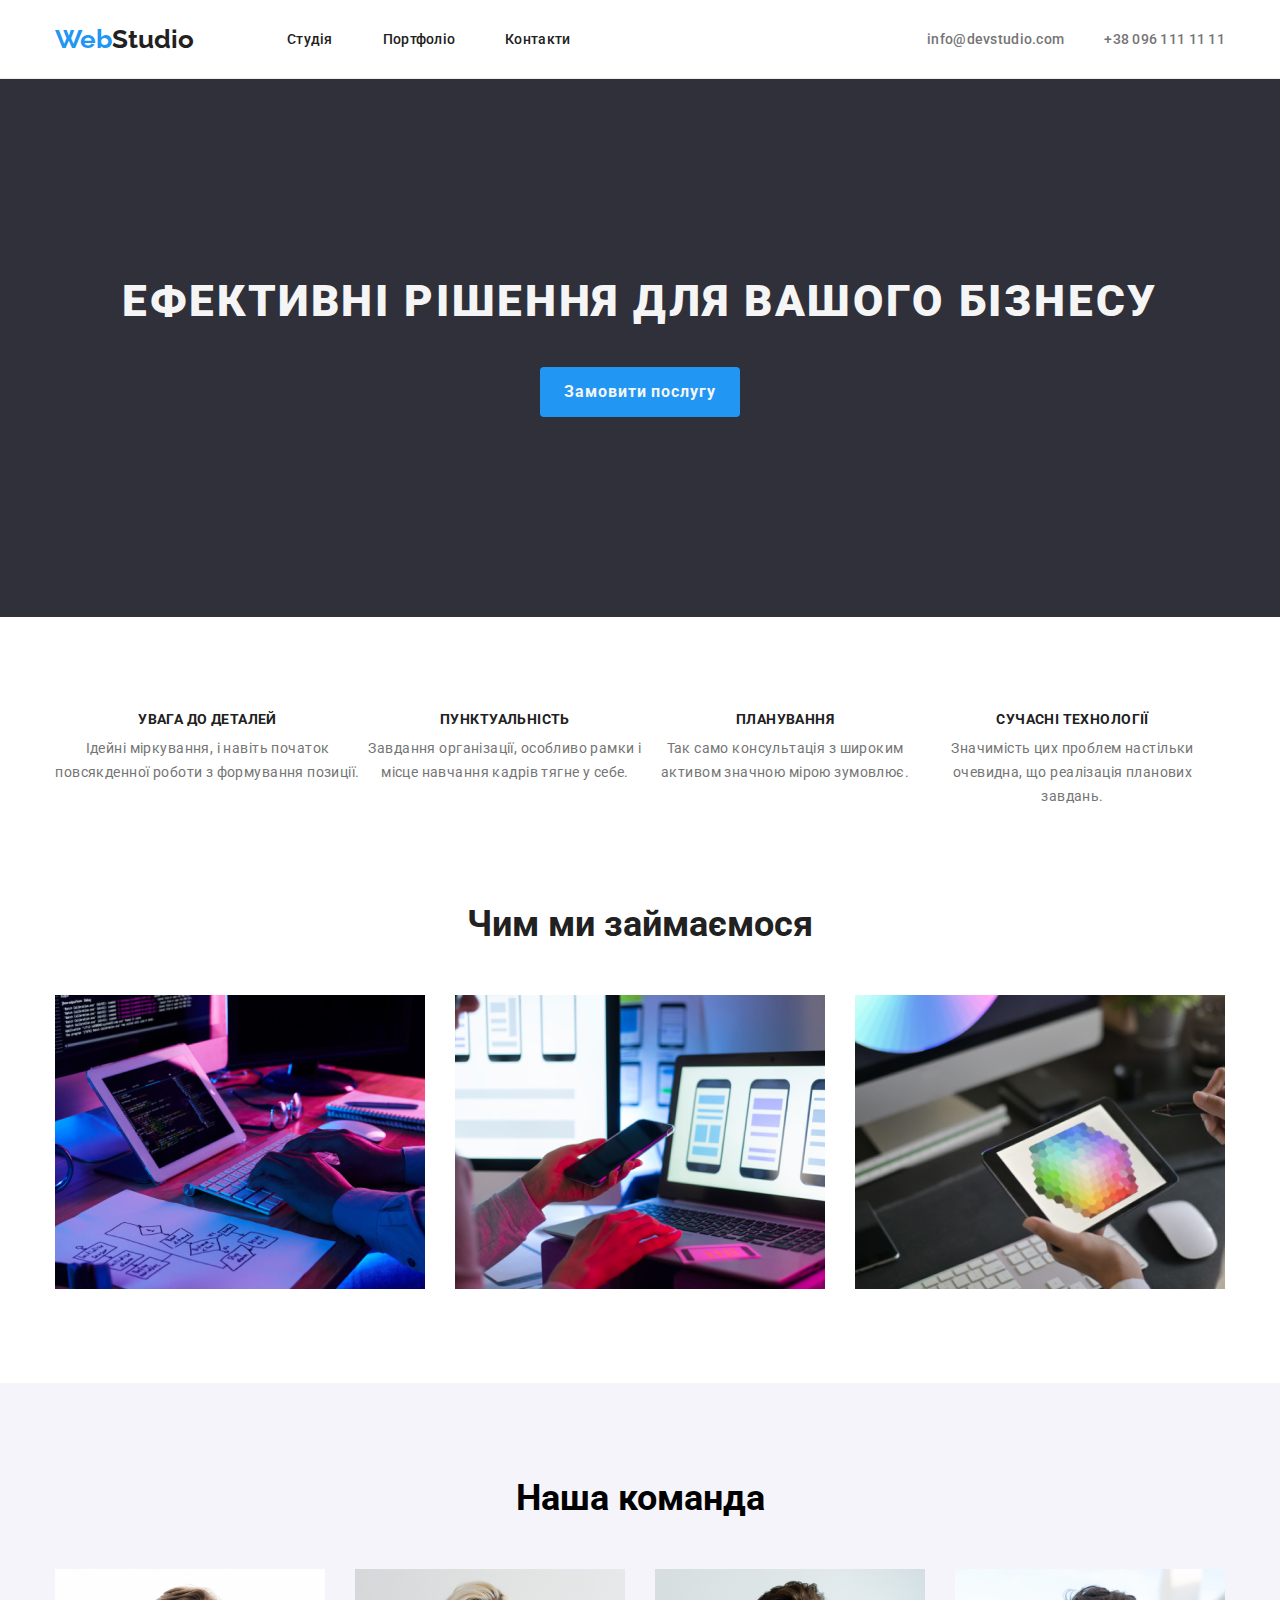
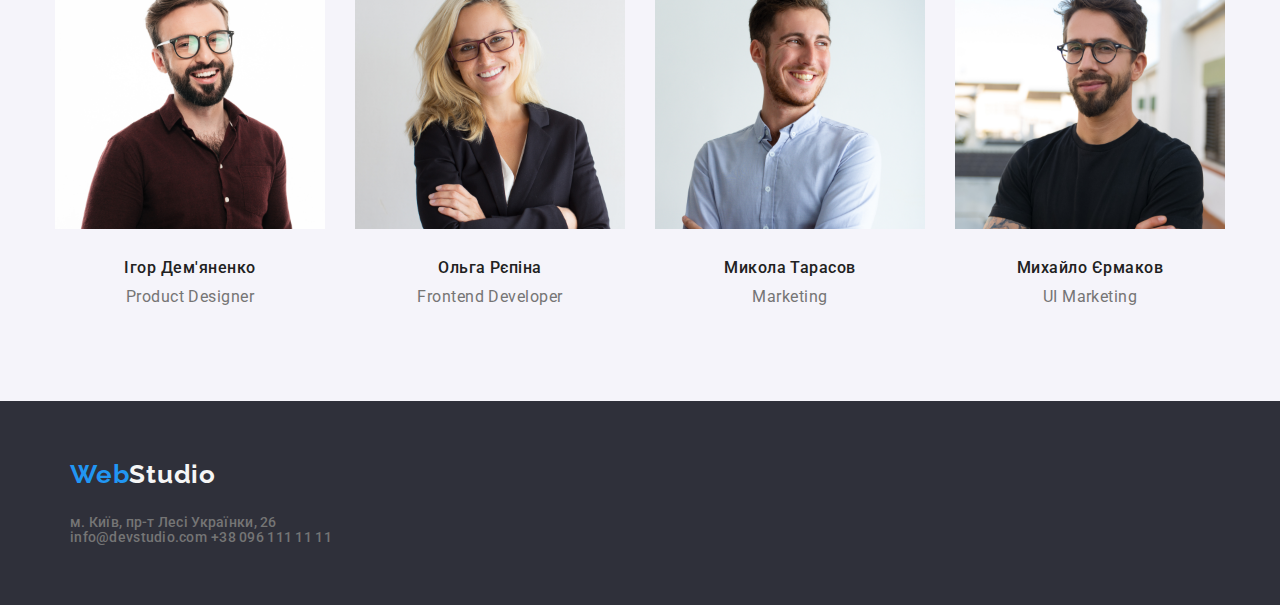
<file: index.html>
<!DOCTYPE html>
<html lang="en">
  <head>
    <meta charset="UTF-8" />
    <meta name="viewport" content="width=device-width, initial-scale=1.0" />
    <title>Document</title>

    <link rel="preconnect" href="https://fonts.googleapis.com" />
    <link rel="preconnect" href="https://fonts.gstatic.com" crossorigin />
    <link
      href="https://fonts.googleapis.com/css2?family=Raleway:ital@0;1&family=Roboto:wght@400;500;700&display=swap"
      rel="stylesheet"
    />

    <link
      rel="stylesheet"
      href="https://cdnjs.cloudflare.com/ajax/libs/modern-normalize/2.0.0/modern-normalize.min.css"
    />

    <link rel="stylesheet" href="./css/normalize.css" />

    <link rel="stylesheet" href="./css/styles.css" />
  </head>
  <body>
    <!--Шапка сайта-->
    <header>
      <div class="border-header">
        <nav class="container main-nav">
          <a href="./index.html" class="logo">
            <span class="logo-color">Web</span>Studio
          </a>
          <ul class="site-nav link">
            <li class="item">
              <a href="./index.html" class="link">Студія</a>
            </li>
            <li class="item">
              <a href="./portfolio.html" class="link">Портфоліо</a>
            </li>
            <li class="item"><a href="" class="link">Контакти</a></li>
          </ul>

          <ul class="contacts">
            <li class="item"><a href="" class="nav">info@devstudio.com</a></li>
            <li class="item"><a href="" class="phone">+38 096 111 11 11</a></li>
          </ul>
        </nav>
      </div>
    </header>

    <main>
      <!--Герой-->
      <div>
        <section class="hero">
          <div class="hero-list">
            <h1 class="hero-title">ЕФЕКТИВНІ РІШЕННЯ ДЛЯ ВАШОГО БІЗНЕСУ</h1>
            <a href="" class="button button-hero">Замовити послугу</a>
          </div>
        </section>
      </div>

      <!--Переваги-->
      <div class="container">
        <section>
          <ul class="feature-list">
            <li>
              <h3 class="section-title">УВАГА ДО ДЕТАЛЕЙ</h3>
              <p class="text">
                Ідейні міркування, і навіть початок повсякденної роботи з
                формування позиції.
              </p>
            </li>
            <li>
              <h3 class="section-title">ПУНКТУАЛЬНІСТЬ</h3>
              <p class="text">
                Завдання організації, особливо рамки і місце навчання кадрів
                тягне у себе.
              </p>
            </li>
            <li>
              <h3 class="section-title">ПЛАНУВАННЯ</h3>
              <p class="text">
                Так само консультація з широким активом значною мірою зумовлює.
              </p>
            </li>
            <li>
              <h3 class="section-title">СУЧАСНІ ТЕХНОЛОГІЇ</h3>
              <p class="text">
                Значимість цих проблем настільки очевидна, що реалізація
                планових завдань.
              </p>
            </li>
          </ul>
        </section>
      </div>

      <section class="section">
        <!--Приклади робіт-->
        <div class="container">
          <h2 class="section-work">Чим ми займаємося</h2>

          <ul class="work-list">
            <li class="item">
              <img src="./images/box1.png" alt="" width="370" />
            </li>

            <li class="item">
              <img src="./images/box2.png" alt="" width="370" />
            </li>

            <li class="item">
              <img src="./images/box3.png" alt="" width="370" />
            </li>
          </ul>
        </div>
      </section>

      <section class="section-command">
        <!--Наша команда-->
        <div class="bcg-section">
          <div class="container">
            <h2 class="section-list">Наша команда</h2>
            <ul class="command">
              <li class="item">
                <img
                  src="./images/img(1).png"
                  alt="Product Designer"
                  width="270"
                />
                <h3 class="name">Ігор Дем'яненко</h3>
                <p class="profession">Product Designer</p>
              </li>

              <li class="item">
                <img
                  src="./images/img(2).png"
                  alt="Frontend Developer"
                  width="270"
                />
                <h3 class="name">Ольга Рєпіна</h3>
                <p class="profession">Frontend Developer</p>
              </li>

              <li class="item">
                <img src="./images/img(3).png" alt="Marketing" width="270" />
                <h3 class="name">Микола Тарасов</h3>
                <p class="profession">Marketing</p>
              </li>

              <li class="item">
                <img src="./images/img(4).png" alt="UI Marketing" width="270" />
                <h3 class="name">Михайло Єрмаков</h3>
                <p class="profession">UI Marketing</p>
              </li>
            </ul>
          </div>
        </div>
      </section>
    </main>

    <!--Футер-->
    <footer>
      <div class="bcg-footer">
        <div class="container">
          <div class="footer-title">
            <a href="./index.html" class="logo-1">
              <span class="logo-color-1">Web</span>Studio</a
            >

          <div class="address">
            <p class="nav">м. Київ, пр-т Лесі Українки, 26</p>

            <a href="mailto:mango@mail.pig" class="nav">info@devstudio.com</a>

            <a href="tel:+380961111111" class="phone">+38 096 111 11 11</a>
          </div>
          </div>
          </div>
        </div>
      </div>
    </footer>
  </body>
</html>
</file>
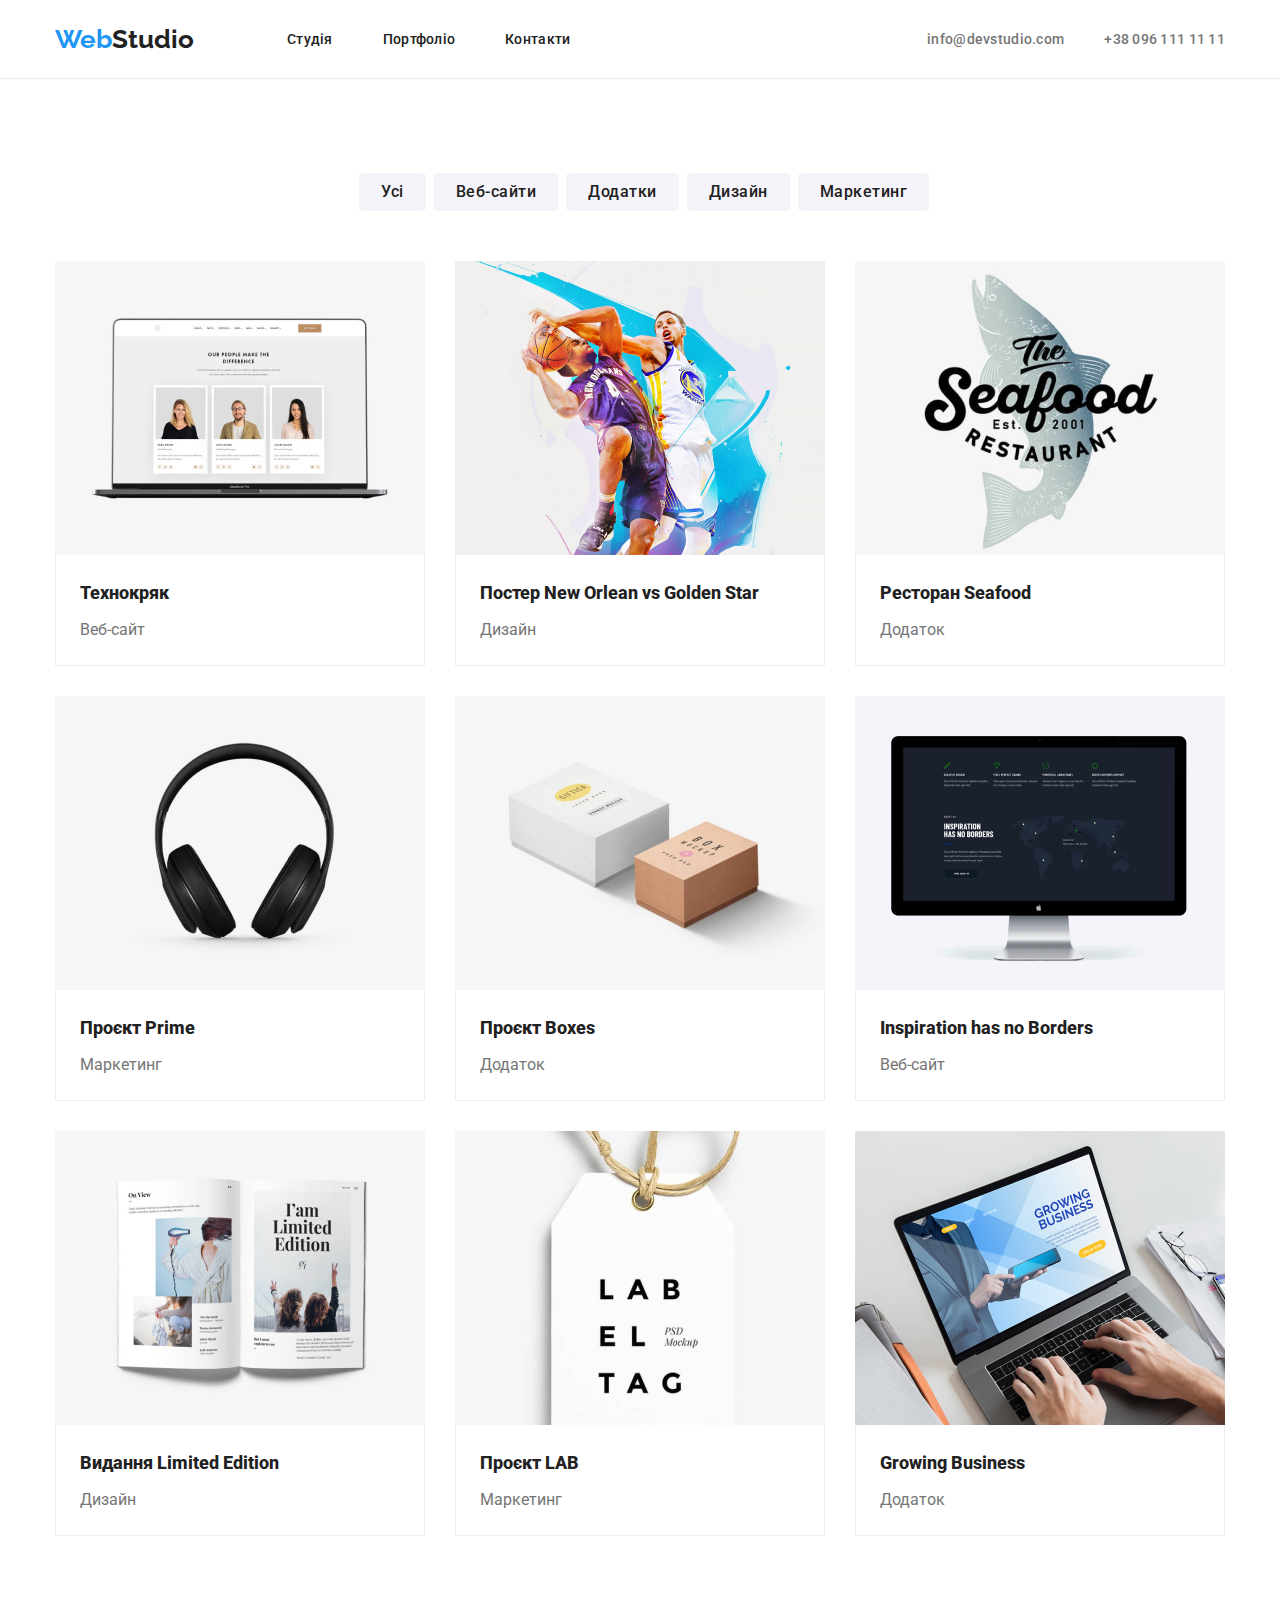
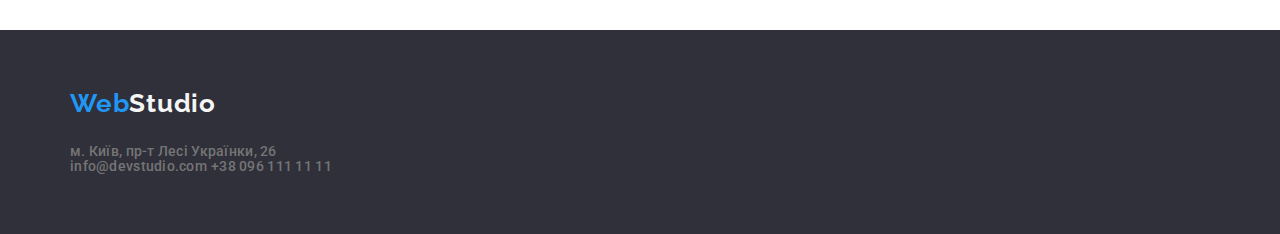
<file: portfolio.html>
<!DOCTYPE html>
<html lang="en">
  <head>
    <meta charset="UTF-8" />
    <meta name="viewport" content="width=device-width, initial-scale=1.0" />
    <title>Document</title>

    <link rel="preconnect" href="https://fonts.googleapis.com" />
    <link rel="preconnect" href="https://fonts.gstatic.com" crossorigin />
    <link
      href="https://fonts.googleapis.com/css2?family=Raleway:ital@0;1&family=Roboto:wght@400;500;700&display=swap"
      rel="stylesheet"
    />

    <link
      rel="stylesheet"
      href="https://cdnjs.cloudflare.com/ajax/libs/modern-normalize/2.0.0/modern-normalize.min.css"
    />

    <link rel="stylesheet" href="./css/normalize.css" />

    <link rel="stylesheet" href="./css/styles.css" />
  </head>
  <body>
    <!--Шапка сайта-->
    <header>
      <div class="border-header">
        <nav class="container main-nav">
          <a href="./index.html" class="logo">
            <span class="logo-color">Web</span>Studio
          </a>
          <ul class="site-nav link">
            <li class="item">
              <a href="./index.html" class="link">Студія</a>
            </li>
            <li class="item">
              <a href="./portfolio.html" class="link">Портфоліо</a>
            </li>
            <li class="item"><a href="" class="link">Контакти</a></li>
          </ul>

          <ul class="contacts">
            <li class="item"><a href="" class="nav">info@devstudio.com</a></li>
            <li class="item"><a href="" class="phone">+38 096 111 11 11</a></li>
          </ul>
        </nav>
      </div>
    </header>

    <main>
      <div>
        <ul class="button-list">
          <li class="button-title">
            <button type="button" class="button-a">Усі</button>
          </li>
          <li class="button-title">
            <button type="button" class="button-a">Веб-сайти</button>
          </li>
          <li class="button-title">
            <button type="button" class="button-a">Додатки</button>
          </li>
          <li class="button-title">
            <button type="button" class="button-a">Дизайн</button>
          </li>
          <li class="button-title">
            <button type="button" class="button-a">Маркетинг</button>
          </li>
        </ul>
      </div>

      <div class="container">
        <ul class="flex-container">
          <li class="flex-element">
            <img src="./images/img%20(2).jpg" alt="Web-site" width="370" />
            <div class="border-portfolio">
              <div class="box-title">
              <h3 class="name-box">Технокряк</h3>
              <p class="filtrs">Веб-сайт</p>
              </div>
            </div>
          </li>

          <li class="flex-element">
            <img src="./images/img%20(3).jpg" alt="Poster" width="370" />
            <div class="border-portfolio">
              <div class="box-title">
              <h3 class="name-box">Постер New Orlean vs Golden Star</h3>
              <p class="filtrs">Дизайн</p>
              </div>
            </div>
          </li>

          <li class="flex-element">
            <img src="./images/img%20(4).jpg" alt="Restaurant" width="370" />
            <div class="border-portfolio">
              <div class="box-title">
              <h3 class="name-box">Ресторан Seafood</h3>
              <p class="filtrs">Додаток</p>
              </div>
            </div>
          </li>

          <li class="flex-element">
            <img src="./images/img%20(5).jpg" alt="Marketing" width="370" />
            <div class="border-portfolio">
              <div class="box-title">
              <h3 class="name-box">Проєкт Prime</h3>
              <p class="filtrs">Маркетинг</p>
              </div>
            </div>
          </li>

          <li class="flex-element">
            <img src="./images/img%20(6).jpg" alt="Boxes" width="370" />
            <div class="border-portfolio">
              <div class="box-title">
              <h3 class="name-box">Проєкт Boxes</h3>
              <p class="filtrs">Додаток</p>
              </div>
            </div>
          </li>

          <li class="flex-element">
            <img
              src="./images/img%20(7).jpg"
              alt="Inspiration has no Borders"
              width="370"
            />
            <div class="border-portfolio">
              <div class="box-title">
              <h3 class="name-box">Inspiration has no Borders</h3>
              <p class="filtrs">Веб-сайт</p>
              </div>
            </div>
          </li>

          <li class="flex-element">
            <img
              src="./images/img%20(8).jpg"
              alt="Edition Limited Edition"
              width="370"
            />
            <div class="border-portfolio">
              <div class="box-title">
              <h3 class="name-box">Видання Limited Edition</h3>
              <p class="filtrs">Дизайн</p>
              </div>
            </div>
          </li>

          <li class="flex-element">
            <img src="./images/img%20(9).jpg" alt="Project LAB" width="370" />
            <div class="border-portfolio">
              <div class="box-title">
              <h3 class="name-box">Проєкт LAB</h3>
              <p class="filtrs">Маркетинг</p>
              </div>
            </div>
          </li>

          <li class="flex-element">
            <img
              src="./images/img%20(10).jpg"
              alt="Growing Business"
              width="370"
            />
            <div class="border-portfolio">
              <div class="box-title">
              <h3 class="name-box">Growing Business</h3>
              <p class="filtrs">Додаток</p>
              </div>
            </div>
          </li>
        </ul>
      </div>
    </main>

    <!--Футер-->
    <footer>
      <div class="bcg-footer">
        <div class="container">
          <div class="footer-title">
            <a href="./index.html" class="logo-1">
              <span class="logo-color-1">Web</span>Studio</a
            >

          <div class="address">
            <p class="nav">м. Київ, пр-т Лесі Українки, 26</p>

            <a href="mailto:mango@mail.pig" class="nav">info@devstudio.com</a>

            <a href="tel:+380961111111" class="phone">+38 096 111 11 11</a>
          </div>
          </div>
          </div>
        </div>
      </div>
    </footer>
  </body>
</html>
</file>
<file: css/styles.css>
:root {
--grey: #757575;
--black: #212121;
--blue: #2196F3;
--white: #f5f5f5;
--dark-grey: #2F303A;
}

body {
    font-family: Roboto, sans-serif;
}

.container {
    margin-left: auto;
    margin-right: auto;
    width: 1200px;
    padding-left: 15px;
    padding-right: 15px;
}

.flex-container {
    display: flex;
    flex-wrap: wrap;
    margin-bottom: 94px;
}

.flex-element {
    width: 370px;
    margin-right: 30px;
    margin-bottom: 30px;
}

.flex-element:nth-last-child(-n+3) {
    margin-bottom: 0;
}

.flex-element:nth-child(3n) {
    margin-right: 0;
}

ul {
    list-style: none;
}

.logo {
    color: var(--black);
    font-family: Raleway, cursive;
    font-weight: 700;
    font-size: 26px;
    line-height: 1.17;
    text-decoration: none;
}

.logo-color {
    color: var(--blue);
}

.logo:hover,
.logo:focus {
    color: yellow;
}

.logo:hover .logo-color,
.logo:focus .logo-color {
    color: yellow;
}

.logo-1 {
    color: var(--white);
    font-family: Raleway, cursive;
    font-weight: 700;
    font-size: 26px;
    letter-spacing: 0.03em;
    text-decoration: none;
}

.logo-color-1 {
    color: var(--blue);
}

.nav {
    color: var(--grey);
    text-decoration: none;
    font-weight: 500;
    font-size: 14px;
    letter-spacing: 0.02em;
}

.nav:hover,
.nav:focus {
    color: var(--blue);
}

.phone {
    color: var(--grey);
    text-decoration: none;
        font-weight: 500;
        font-size: 14px;
        letter-spacing: 0.02em;
}

.phone:hover,
.phone:focus {
    color: var(--blue);
}

.border-header {
    border-bottom: 1px solid #ECECEC;
}

.border-portfolio {
    border-left: 1px solid #EEEEEE;
    border-right: 1px solid #EEEEEE;
    border-bottom: 1px solid #EEEEEE;
}

.main-nav {
    display: flex;
    align-items: center;
}

.site-nav {
    font-weight: 500;
    font-size: 14px;
    letter-spacing: 0.02em;

    display: flex;
    margin-left: 93px;
}

.site-nav .item {
    margin-right: 50px;
}

.site-nav .item:last-child {
    margin-right: 0;
}

.site-nav li:hover > a, 
.site-nav li:focus > a {
    color: var(--blue);
}

.site-nav .link.current {
    color: var(--blue);
}

.site-nav .link {
    display: block;
    padding-top: 32px;
    padding-bottom: 32px;
}
    
.link {
    color: var(--black);
    text-decoration: none;
}

.contacts {
    display: flex;
    margin-left: auto;
}

.contacts .item {
    margin-right: 40px;
}

.contacts .item:last-child {
    margin-right: 0;
}

.hero {
    color: var(--white);
    background-color: var(--dark-grey);
    text-align: center;
    font-weight: 900;
    font-size: 44px;
    line-height: 1.36;
    letter-spacing: 0.06em;
}

.hero-list {
    padding: 200px 15px
}

.hero-title {
    margin-bottom: 30px;
}

.button {
        display: inline-block;
        border-radius: 4px;
        padding: 10px 24px;
        min-width: 200px;

        color: var(--white);
        background-color: var(--blue);

        font-weight: 700;
        font-size: 16px;
        line-height: 1.87;
        letter-spacing: 0.06em;
        text-align: center;
        text-decoration: none;
}

.button-hero:hover,
.button-hero:focus {
    color: #2196F3;
    background-color: #2F303A;
}

.button-a {
        color: var(--black);
        background-color: #F5F4FA;
        font-family: Roboto, sans-serif;
        font-weight: 500;
        font-size: 16px;
        line-height: 1.62;
        letter-spacing: 0.5px;
        text-decoration: none;
        text-align: center;

            padding: 6px 22px;
            border-radius: 4px;
        }

.button-title {
    margin-left: 8px;
}

.button-a:hover,
.button-a:focus {
    color: var(--white);
    background-color: var(--blue);
}

.button-list {
    justify-content: center;
    display: flex;
    margin-top: 94px;
    margin-bottom: 50px;
}

.feature-list {
    display: flex;
    margin-top: 94px;
}

.section-title {
    color: var(--black);
    text-align: center;
    font-weight: 700;
    font-size: 14px;
    line-height: 1.17;
    letter-spacing: 0.03em;

    margin-bottom: 10px;
}

.section-work {
    color: var(--black);
    text-align: center;
    font-weight: 700;
    font-size: 36px;
    line-height: 1.17;

    padding-bottom: 50px;
    margin-top: 94px;
}

.work-list {
    text-align: center;
    display: flex;
}

.work-list .item {
    margin-right: 30px;
}

.work-list .item:last-child {
    margin-right: 0;
}

.section-list {
    text-align: center;
    font-weight: 700;
    font-size: 36px;
    line-height: 1.17;

    padding-top: 94px;
    padding-bottom: 50px;
    margin-top: 94px;
}

.text {
    color: var(--grey);
    font-weight: 400;
    font-size: 14px;
    line-height: 1.71;
    letter-spacing: 0.03em;
    text-align: center;
}

.name {
    color: var(--black);
    font-weight: 500;
    font-size: 16px;
    line-height: 1.17;
    letter-spacing: 0.03em;

    padding-top: 30px;
}

.profession {
    color: var(--grey);
    font-weight: 400;
    font-size: 16px;
    line-height: 1.17;
    letter-spacing: 0.03em;

    padding-top: 10px;
}

.command {
    text-align: center;
    display: flex;
}

.command .item {
margin-right: 30px;
}

.command .item:last-child {
margin-right: 0;
}

.bcg-section {
    background-color: #F5F4FA;
    padding-bottom: 94px;
}

.bcg-footer {
    background-color: var(--dark-grey);
}

.name-box {
    color: var(--black);
    font-weight: 800;
    font-size: 18px;
    line-height: 2;
    letter-spacing: 6%;
}

.filtrs {
    color: var(--grey);
    font-weight: 400;
    font-size: 16px;
    line-height: 1.87;
    letter-spacing: 3%;
}

.footer-title {
    padding: 60px 15px;
}

.address {
    margin-top: 28px;
}

.box-title {
    padding: 20px 24px;
}

.name-box {
    margin-bottom: 4px;
}
</file>
